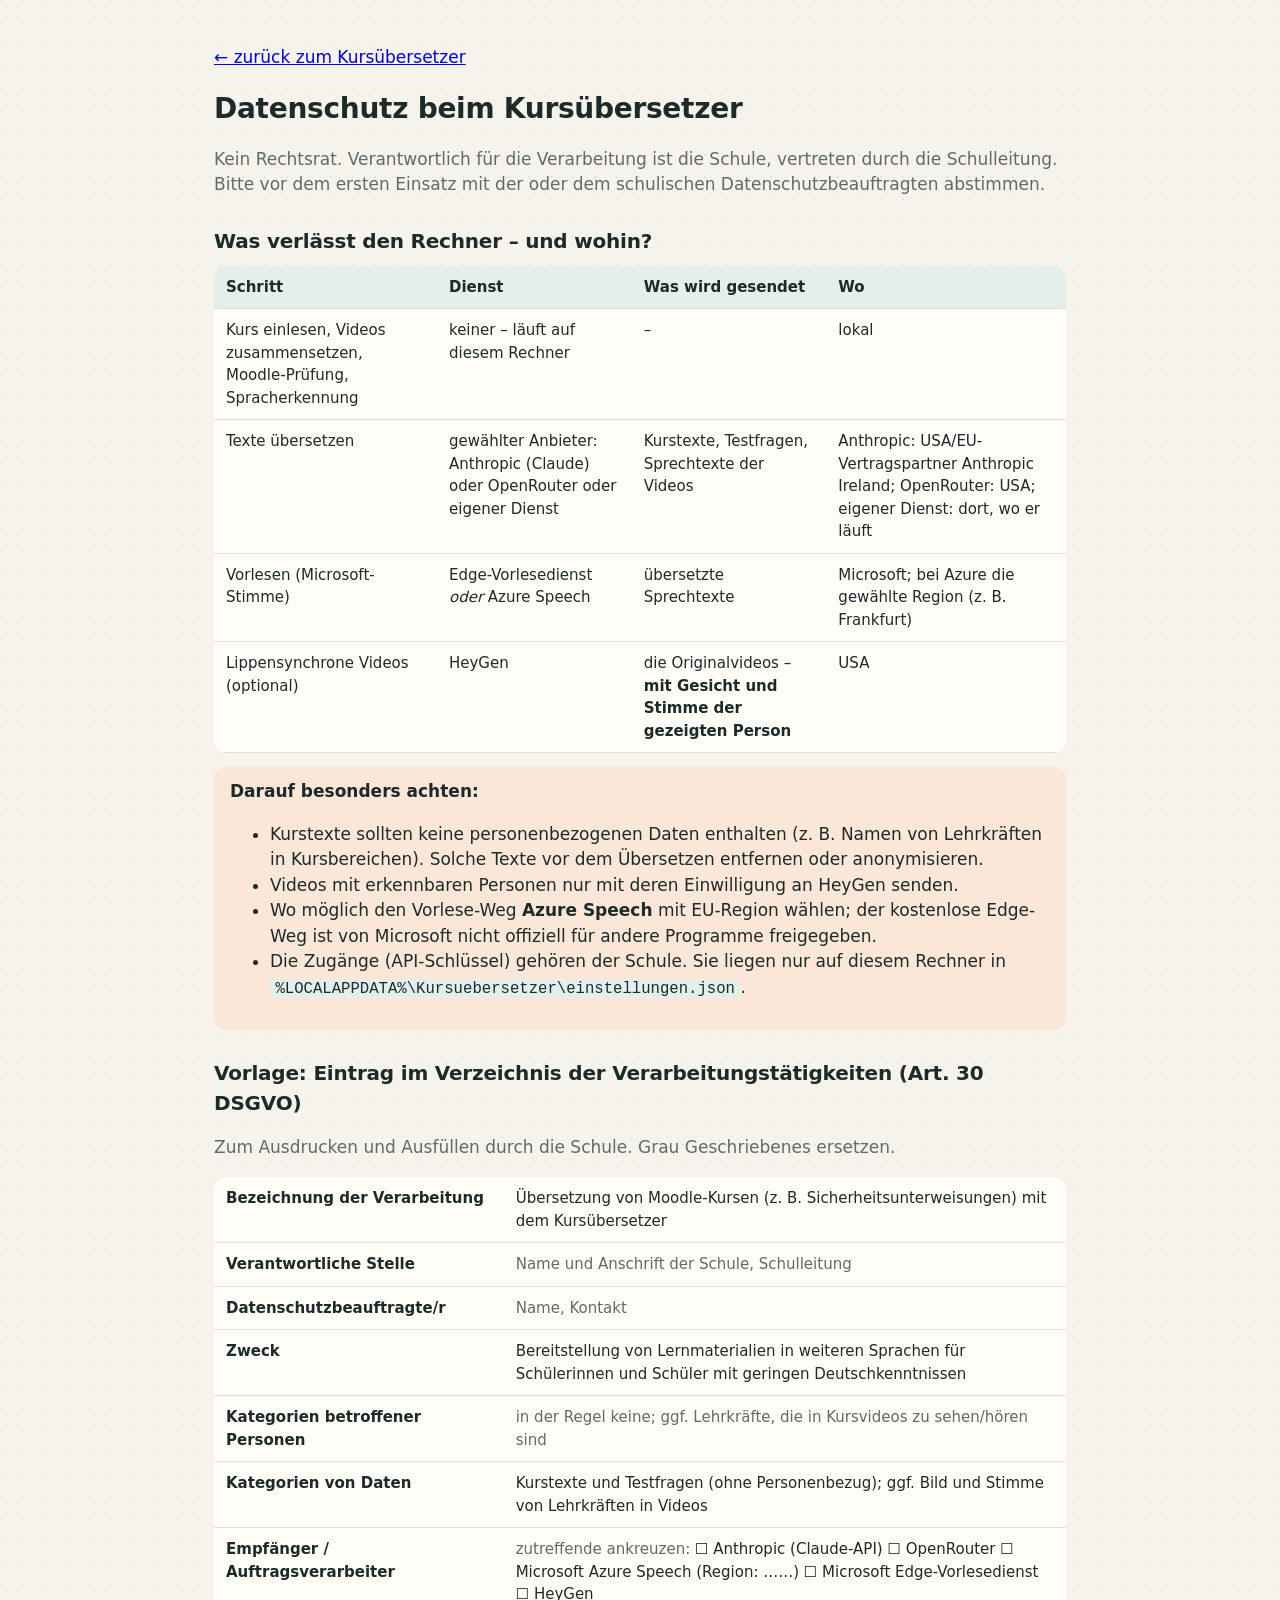
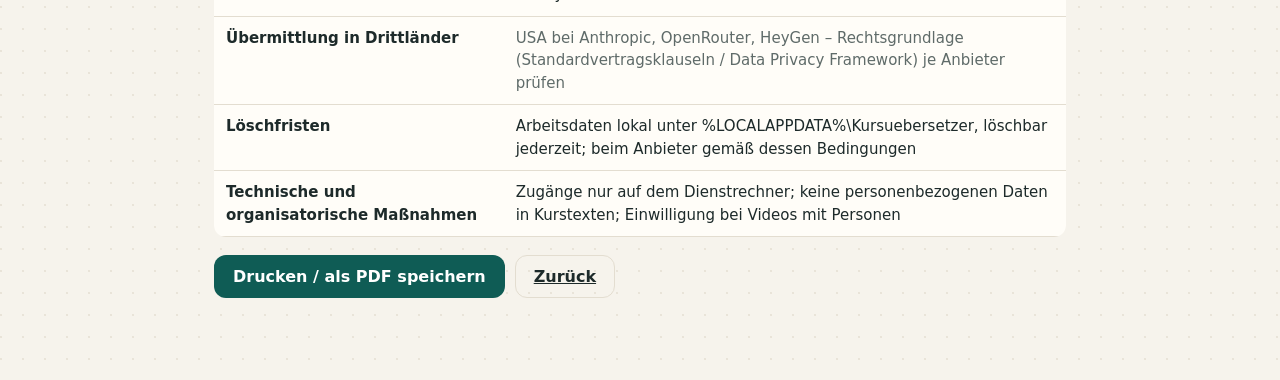
<file: app/static/datenschutz.html>
<!doctype html>
<html lang="de">
<head>
<meta charset="utf-8">
<meta name="viewport" content="width=device-width, initial-scale=1">
<title>Datenschutz – Kursübersetzer</title>
<link rel="stylesheet" href="app.css">
<style>
  .blatt { max-width: 900px; margin: 0 auto; padding: 28px 24px 64px; }
  .blatt h1 { font-size: 28px; margin-bottom: 6px; }
  .blatt h2 { font-size: 20px; margin: 28px 0 10px; }
  .blatt table { width: 100%; border-collapse: collapse; background: var(--karte); border-radius: 12px; overflow: hidden; font-size: 15px; }
  .blatt th, .blatt td { text-align: left; vertical-align: top; padding: 10px 12px; border-bottom: 1px solid var(--linie); }
  .blatt th { background: var(--gruen-hell); }
  .blatt .kasten { background: var(--orange-hell); border-radius: 12px; padding: 12px 16px; margin: 14px 0; }
  .blatt .leiste { display: flex; gap: 10px; flex-wrap: wrap; margin: 18px 0; }
  .vvt td:first-child { width: 34%; font-weight: 700; }
  @media print { .leiste, .nur-bildschirm { display: none; } body { background: #fff; } .blatt { padding: 0; } }
</style>
</head>
<body>
<div class="blatt">
  <p class="nur-bildschirm"><a href="/">← zurück zum Kursübersetzer</a></p>
  <h1>Datenschutz beim Kursübersetzer</h1>
  <p class="leise">Kein Rechtsrat. Verantwortlich für die Verarbeitung ist die Schule, vertreten durch die
    Schulleitung. Bitte vor dem ersten Einsatz mit der oder dem schulischen Datenschutzbeauftragten abstimmen.</p>

  <h2>Was verlässt den Rechner – und wohin?</h2>
  <table>
    <tr><th>Schritt</th><th>Dienst</th><th>Was wird gesendet</th><th>Wo</th></tr>
    <tr><td>Kurs einlesen, Videos zusammensetzen, Moodle-Prüfung, Spracherkennung</td><td>keiner – läuft auf diesem Rechner</td><td>–</td><td>lokal</td></tr>
    <tr><td>Texte übersetzen</td><td>gewählter Anbieter: Anthropic (Claude) oder OpenRouter oder eigener Dienst</td><td>Kurstexte, Testfragen, Sprechtexte der Videos</td><td>Anthropic: USA/EU-Vertragspartner Anthropic Ireland; OpenRouter: USA; eigener Dienst: dort, wo er läuft</td></tr>
    <tr><td>Vorlesen (Microsoft-Stimme)</td><td>Edge-Vorlesedienst <em>oder</em> Azure Speech</td><td>übersetzte Sprechtexte</td><td>Microsoft; bei Azure die gewählte Region (z. B. Frankfurt)</td></tr>
    <tr><td>Lippensynchrone Videos (optional)</td><td>HeyGen</td><td>die Originalvideos – <strong>mit Gesicht und Stimme der gezeigten Person</strong></td><td>USA</td></tr>
  </table>

  <div class="kasten"><strong>Darauf besonders achten:</strong>
    <ul>
      <li>Kurstexte sollten keine personenbezogenen Daten enthalten (z. B. Namen von Lehrkräften in Kursbereichen). Solche Texte vor dem Übersetzen entfernen oder anonymisieren.</li>
      <li>Videos mit erkennbaren Personen nur mit deren Einwilligung an HeyGen senden.</li>
      <li>Wo möglich den Vorlese-Weg <strong>Azure Speech</strong> mit EU-Region wählen; der kostenlose Edge-Weg ist von Microsoft nicht offiziell für andere Programme freigegeben.</li>
      <li>Die Zugänge (API-Schlüssel) gehören der Schule. Sie liegen nur auf diesem Rechner in <code>%LOCALAPPDATA%\Kursuebersetzer\einstellungen.json</code>.</li>
    </ul>
  </div>

  <h2>Vorlage: Eintrag im Verzeichnis der Verarbeitungstätigkeiten (Art. 30 DSGVO)</h2>
  <p class="leise">Zum Ausdrucken und Ausfüllen durch die Schule. Grau Geschriebenes ersetzen.</p>
  <table class="vvt">
    <tr><td>Bezeichnung der Verarbeitung</td><td>Übersetzung von Moodle-Kursen (z. B. Sicherheitsunterweisungen) mit dem Kursübersetzer</td></tr>
    <tr><td>Verantwortliche Stelle</td><td><span class="leise">Name und Anschrift der Schule, Schulleitung</span></td></tr>
    <tr><td>Datenschutzbeauftragte/r</td><td><span class="leise">Name, Kontakt</span></td></tr>
    <tr><td>Zweck</td><td>Bereitstellung von Lernmaterialien in weiteren Sprachen für Schülerinnen und Schüler mit geringen Deutschkenntnissen</td></tr>
    <tr><td>Kategorien betroffener Personen</td><td><span class="leise">in der Regel keine; ggf. Lehrkräfte, die in Kursvideos zu sehen/hören sind</span></td></tr>
    <tr><td>Kategorien von Daten</td><td>Kurstexte und Testfragen (ohne Personenbezug); ggf. Bild und Stimme von Lehrkräften in Videos</td></tr>
    <tr><td>Empfänger / Auftragsverarbeiter</td><td><span class="leise">zutreffende ankreuzen:</span> ☐ Anthropic (Claude-API) ☐ OpenRouter ☐ Microsoft Azure Speech (Region: ……) ☐ Microsoft Edge-Vorlesedienst ☐ HeyGen</td></tr>
    <tr><td>Übermittlung in Drittländer</td><td><span class="leise">USA bei Anthropic, OpenRouter, HeyGen – Rechtsgrundlage (Standardvertragsklauseln / Data Privacy Framework) je Anbieter prüfen</span></td></tr>
    <tr><td>Löschfristen</td><td>Arbeitsdaten lokal unter %LOCALAPPDATA%\Kursuebersetzer, löschbar jederzeit; beim Anbieter gemäß dessen Bedingungen</td></tr>
    <tr><td>Technische und organisatorische Maßnahmen</td><td>Zugänge nur auf dem Dienstrechner; keine personenbezogenen Daten in Kurstexten; Einwilligung bei Videos mit Personen</td></tr>
  </table>

  <div class="leiste">
    <button class="knopf haupt" onclick="window.print()">Drucken / als PDF speichern</button>
    <a class="knopf zweit" href="/">Zurück</a>
  </div>
</div>
</body>
</html>
</file>
<file: app/static/app.css>
:root {
  --papier: #f6f3ec;
  --karte: #fffdf8;
  --tinte: #1d2a2a;
  --leise: #5f6b69;
  --linie: #e3ddd0;
  --gruen: #0f5c55;
  --gruen-hell: #e2efeb;
  --gelb: #ffd166;
  --orange: #c4570f;
  --orange-hell: #fbe7d7;
  --rot: #b3261e;
  --rot-hell: #fbe3e1;
  --schatten: 0 1px 2px rgba(29, 42, 42, .06), 0 8px 24px -12px rgba(29, 42, 42, .18);
  --rund: 16px;
  --schrift: "Atkinson Hyperlegible", system-ui, "Segoe UI", sans-serif;
  --titel: "Bricolage Grotesque", "Segoe UI", system-ui, sans-serif;
  color-scheme: light;
}
@media (prefers-color-scheme: dark) {
  :root:not([data-theme="light"]) {
    --papier: #121817; --karte: #1a2221; --tinte: #e9eeec; --leise: #9aa7a4; --linie: #2b3634;
    --gruen: #5cc2b4; --gruen-hell: #173430; --gelb: #f2c14e; --orange: #f0954f; --orange-hell: #3a2516;
    --rot: #ff8a80; --rot-hell: #3b1d1b; --schatten: 0 1px 2px rgba(0,0,0,.3), 0 10px 30px -14px rgba(0,0,0,.6);
    color-scheme: dark;
  }
}
:root[data-theme="dark"] {
  --papier: #121817; --karte: #1a2221; --tinte: #e9eeec; --leise: #9aa7a4; --linie: #2b3634;
  --gruen: #5cc2b4; --gruen-hell: #173430; --gelb: #f2c14e; --orange: #f0954f; --orange-hell: #3a2516;
  --rot: #ff8a80; --rot-hell: #3b1d1b; color-scheme: dark;
}

* { box-sizing: border-box; }
[hidden] { display: none !important; }
html, body { margin: 0; }
body {
  background: var(--papier);
  background-image: radial-gradient(circle at 1px 1px, color-mix(in srgb, var(--linie) 70%, transparent) 1px, transparent 0);
  background-size: 22px 22px;
  color: var(--tinte); font: 17px/1.5 var(--schrift); min-height: 100vh;
}
h1, h2, h3 { font-family: var(--titel); letter-spacing: -.01em; margin: 0; }
code { font-size: .92em; background: var(--gruen-hell); padding: .05em .35em; border-radius: 5px; }
.leise { color: var(--leise); font-weight: 400; }

/* Kopf */
.kopf { display: flex; justify-content: space-between; align-items: center; gap: 16px;
  max-width: 1280px; margin: 0 auto; padding: 28px 24px 8px; }
.marke { display: flex; gap: 16px; align-items: center; }
.logo { flex: none; width: 52px; height: 52px; border-radius: 14px; background: var(--gruen); color: var(--gelb);
  display: grid; place-items: center; font: 800 24px var(--titel); box-shadow: var(--schatten); transform: rotate(-4deg); }
.kopf h1 { font-size: 30px; font-weight: 800; }
.kopf p { margin: 0; color: var(--leise); }
.rund { width: 44px; height: 44px; border-radius: 50%; border: 1px solid var(--linie); background: var(--karte);
  color: var(--tinte); display: grid; place-items: center; cursor: pointer; transition: transform .2s; }
.rund:hover { transform: rotate(30deg); }
.rund.klein { width: 32px; height: 32px; }
.rund.klein:hover { transform: none; background: var(--gruen-hell); }

.warnleiste { max-width: 1232px; margin: 12px auto 0; padding: 12px 16px; border-radius: 12px;
  background: var(--orange-hell); color: var(--tinte); border: 1px solid color-mix(in srgb, var(--orange) 35%, transparent); }

/* Bühne */
.buehne { max-width: 1280px; margin: 0 auto; padding: 16px 24px 64px; display: grid;
  grid-template-columns: minmax(0, 1.25fr) minmax(0, 1fr); gap: 28px; align-items: start; }
@media (max-width: 980px) { .buehne { grid-template-columns: 1fr; } }

.formular { display: flex; flex-direction: column; gap: 16px; }
.karte { background: var(--karte); border: 1px solid var(--linie); border-radius: var(--rund);
  padding: 22px 24px; box-shadow: var(--schatten); }
.karte h2 { font-size: 20px; display: flex; align-items: center; gap: 12px; margin-bottom: 14px; }
.nr { width: 30px; height: 30px; flex: none; border-radius: 50%; background: var(--gruen); color: #fff;
  display: grid; place-items: center; font: 700 15px var(--schrift); }
.karte.erledigt .nr { background: var(--gelb); color: #1d2a2a; }
.karte.erledigt .nr::after { content: "✓"; }
.karte.erledigt .nr { font-size: 0; }
.karte.erledigt .nr::after { font-size: 16px; }

/* Ablage */
.ablage { display: flex; flex-direction: column; align-items: center; gap: 6px; text-align: center;
  padding: 34px 20px; border: 2px dashed color-mix(in srgb, var(--gruen) 45%, var(--linie)); border-radius: 14px;
  cursor: pointer; color: var(--gruen); transition: background .15s, border-color .15s, transform .15s; }
.ablage strong { color: var(--tinte); font-size: 18px; }
.ablage span { color: var(--leise); }
.ablage:hover, .ablage:focus-visible { background: var(--gruen-hell); outline: none; }
.ablage.ziehen { background: var(--gruen-hell); border-color: var(--gruen); transform: scale(1.01); }
.ablage.gewaehlt { border-style: solid; background: var(--gruen-hell); }

/* Sprachen */
.sprachen { display: grid; grid-template-columns: repeat(auto-fill, minmax(136px, 1fr)); gap: 10px; }
.sprache { position: relative; }
.sprache input { position: absolute; opacity: 0; inset: 0; }
.sprache > span { display: flex; flex-direction: column; gap: 2px; padding: 12px 12px 10px; border-radius: 12px;
  border: 1.5px solid var(--linie); cursor: pointer; transition: all .15s; height: 100%; }
.sprache .kuerzel { align-self: flex-start; font: 800 13px var(--titel); letter-spacing: .06em; padding: 3px 7px; border-radius: 6px; background: var(--linie); color: var(--tinte); margin-bottom: 4px; }
.sprache input:checked + span .kuerzel { background: var(--gruen); color: #fff; }
.sprache b { font-size: 15px; }
.sprache small { color: var(--leise); font-size: 13px; overflow: hidden; text-overflow: ellipsis; white-space: nowrap; }
.sprache > span:hover { border-color: var(--gruen); }
.sprache input:checked + span { border-color: var(--gruen); background: var(--gruen-hell); box-shadow: inset 0 0 0 1.5px var(--gruen); }
.sprache input:focus-visible + span { outline: 3px solid var(--gelb); outline-offset: 2px; }

/* Felder */
.feldname { display: block; font-weight: 700; margin: 14px 0 6px; font-size: 15px; }
.feldname:first-of-type { margin-top: 0; }
input[type=text], input[type=password] { width: 100%; font: inherit; color: inherit; padding: 11px 13px;
  border: 1.5px solid var(--linie); border-radius: 10px; background: var(--papier); }
input[type=text]:focus, input[type=password]:focus { outline: none; border-color: var(--gruen);
  box-shadow: 0 0 0 4px color-mix(in srgb, var(--gruen) 18%, transparent); }
.ordnerzeile { display: flex; gap: 8px; }
.ordnerzeile input { flex: 1; min-width: 0; }
.erklaerung { color: var(--leise); font-size: 15px; margin: 8px 0 4px; }
.erklaerung.gut { color: var(--gruen); font-weight: 700; }
.erklaerung.warn { color: var(--orange); }

/* Wege */
.wege { display: grid; grid-template-columns: 1fr 1fr; gap: 10px; }
@media (max-width: 600px) { .wege { grid-template-columns: 1fr; } }
.weg { position: relative; }
.weg input { position: absolute; opacity: 0; }
.wegkarte { display: flex; flex-direction: column; gap: 6px; padding: 14px 16px; border: 1.5px solid var(--linie);
  border-radius: 12px; cursor: pointer; height: 100%; transition: all .15s; }
.wegkopf { display: flex; justify-content: space-between; align-items: center; gap: 8px; }
.wegtext { color: var(--leise); font-size: 14.5px; }
.weg input:checked + .wegkarte { border-color: var(--gruen); background: var(--gruen-hell); box-shadow: inset 0 0 0 1.5px var(--gruen); }
.weg input:focus-visible + .wegkarte { outline: 3px solid var(--gelb); outline-offset: 2px; }
.schild { font-size: 12.5px; font-weight: 700; padding: 3px 9px; border-radius: 999px; white-space: nowrap;
  background: var(--linie); color: var(--tinte); }
.schild.gruen { background: var(--gruen); color: #fff; }
.schild.orange { background: var(--orange-hell); color: var(--orange); }
.schild.rot { background: var(--rot-hell); color: var(--rot); }
.schild.gelb { background: var(--gelb); color: #1d2a2a; }

.stimmwahl { margin-top: 6px; }
.segment { display: inline-flex; flex-wrap: wrap; border: 1.5px solid var(--linie); border-radius: 12px; padding: 3px; gap: 3px; }
.segment label { position: relative; }
.segment input { position: absolute; opacity: 0; }
.segment span { display: block; padding: 7px 13px; border-radius: 9px; cursor: pointer; font-size: 15px; }
.segment input:checked + span { background: var(--gruen); color: #fff; }
.segment input:focus-visible + span { outline: 3px solid var(--gelb); }

.feinheiten summary { cursor: pointer; font: 600 18px var(--titel); display: flex; align-items: center; gap: 12px; list-style: none; }
.feinheiten summary::-webkit-details-marker { display: none; }
.feinheiten[open] summary { margin-bottom: 14px; }
.nr.klein { background: var(--linie); color: var(--tinte); }
.feinheiten[open] .nr.klein { transform: rotate(45deg); }
.haken { display: flex; gap: 10px; align-items: flex-start; margin-top: 14px; font-size: 15px; cursor: pointer; }
.haken input { width: 18px; height: 18px; margin-top: 3px; accent-color: var(--gruen); }

/* Start */
.startleiste { display: flex; align-items: center; justify-content: space-between; gap: 16px; flex-wrap: wrap;
  position: sticky; bottom: 16px; padding: 14px 16px 14px 22px; border-radius: var(--rund);
  background: color-mix(in srgb, var(--karte) 88%, transparent); backdrop-filter: blur(8px);
  border: 1px solid var(--linie); box-shadow: var(--schatten); }
.zusammenfassung { margin: 0; color: var(--leise); flex: 1; min-width: 200px; }
.zusammenfassung b { color: var(--tinte); }
.knopf { font: 700 16px var(--schrift); border-radius: 12px; padding: 11px 18px; cursor: pointer; border: 1.5px solid transparent;
  display: inline-flex; align-items: center; gap: 8px; transition: transform .1s, background .15s, opacity .15s; white-space: nowrap; }
.knopf:active { transform: translateY(1px); }
.knopf.haupt { background: var(--gruen); color: #fff; }
.knopf.haupt:hover:not(:disabled) { background: color-mix(in srgb, var(--gruen) 85%, #000); }
.knopf.haupt:disabled { opacity: .45; cursor: not-allowed; }
.knopf.zweit { background: transparent; border-color: var(--linie); color: var(--tinte); }
.knopf.zweit:hover { background: var(--gruen-hell); border-color: var(--gruen); }
.knopf.klein { padding: 6px 12px; font-size: 14px; }
.startleiste .knopf.haupt { padding: 14px 24px; font-size: 17px; }
.hochladen { display: flex; align-items: center; gap: 12px; color: var(--leise); font-size: 15px; }
.balken, .fortschritt { flex: 1; height: 8px; border-radius: 99px; background: var(--linie); overflow: hidden; }
.balken i, .fortschritt i { display: block; height: 100%; width: 0; background: var(--gruen); border-radius: 99px; transition: width .4s; }

/* Aufträge */
.auftraege { position: sticky; top: 16px; display: flex; flex-direction: column; gap: 14px; }
.seitentitel { font-size: 22px; }
.leer { color: var(--leise); background: var(--karte); border: 1px dashed var(--linie); padding: 18px; border-radius: var(--rund); margin: 0; }
#liste { display: flex; flex-direction: column; gap: 14px; }
.auftrag { background: var(--karte); border: 1px solid var(--linie); border-radius: var(--rund); padding: 18px 20px; box-shadow: var(--schatten); animation: rein .35s ease-out; }
@keyframes rein { from { opacity: 0; transform: translateY(8px); } }
.auftrag > header { display: flex; justify-content: space-between; gap: 10px; align-items: flex-start; }
.auftrag > header div { display: flex; flex-direction: column; min-width: 0; }
.a_titel { overflow-wrap: anywhere; }
.a_unter { font-size: 14px; }
.auftrag .fortschritt { margin: 14px 0 10px; }
.auftrag.fertig .fortschritt i { background: var(--gelb); }
.auftrag.fehler .fortschritt i { background: var(--rot); }
.schritte { list-style: none; padding: 0; margin: 0; display: flex; flex-direction: column; gap: 2px; }
.schritte li { display: grid; grid-template-columns: 22px 1fr auto; gap: 10px; align-items: center; font-size: 15px; padding: 4px 0; color: var(--leise); }
.schritte li .punkt { width: 14px; height: 14px; border-radius: 50%; border: 2px solid var(--linie); justify-self: center; }
.schritte li .info { font-size: 13.5px; text-align: right; }
.schritte li.laeuft { color: var(--tinte); font-weight: 700; }
.schritte li.laeuft .punkt { border-color: var(--gruen); border-top-color: transparent; animation: dreh 0.9s linear infinite; }
.schritte li.fertig { color: var(--tinte); }
.schritte li.fertig .punkt { background: var(--gruen); border-color: var(--gruen); }
.schritte li.warnung .punkt { background: var(--orange); border-color: var(--orange); }
.schritte li.fehler { color: var(--rot); }
.schritte li.fehler .punkt { background: var(--rot); border-color: var(--rot); }
.schritte li.uebersprungen .punkt { border-style: dashed; }
@keyframes dreh { to { transform: rotate(360deg); } }
.a_hinweise:empty, .a_ergebnisse:empty { display: none; }
.a_hinweise { margin-top: 12px; padding: 10px 12px; border-radius: 10px; background: var(--orange-hell); font-size: 14px; }
.a_hinweise ul { margin: 4px 0 0; padding-left: 18px; }
.a_ergebnisse { margin-top: 14px; display: flex; flex-direction: column; gap: 8px; }
.ergebnis { display: flex; align-items: center; gap: 12px; padding: 12px 14px; border-radius: 12px; background: var(--gruen-hell); flex-wrap: wrap; }
.ergebnis .wer { flex: 1; min-width: 160px; }
.ergebnis .wer b { display: block; overflow-wrap: anywhere; }
.ergebnis .wer small { color: var(--leise); overflow-wrap: anywhere; }
.a_protokoll { margin-top: 12px; }
.a_protokoll summary { cursor: pointer; color: var(--leise); font-size: 14px; }
.a_protokoll pre { max-height: 300px; overflow: auto; font-size: 12.5px; background: var(--papier); padding: 10px; border-radius: 10px; white-space: pre-wrap; word-break: break-word; }
.auftrag footer { margin-top: 10px; display: flex; justify-content: flex-end; }
.auftrag:not(.aktiv) footer { display: none; }
.fehlertext { color: var(--rot); font-size: 14.5px; margin: 10px 0 0; }

/* Dialoge */
.dialog { border: none; border-radius: 18px; padding: 0; width: min(620px, calc(100vw - 32px)); background: var(--karte); color: var(--tinte); box-shadow: 0 30px 80px -20px rgba(0,0,0,.45); }
.dialog::backdrop { background: rgba(18, 24, 23, .45); backdrop-filter: blur(3px); }
.dialog form { padding: 22px 24px; }
.dialog h3 { font-size: 22px; margin-bottom: 12px; }
.pfadzeile { display: flex; gap: 10px; align-items: center; margin-bottom: 10px; }
.pfadzeile code { flex: 1; overflow-wrap: anywhere; padding: 6px 10px; }
.ordnerliste { list-style: none; margin: 0; padding: 4px; max-height: 50vh; overflow: auto; border: 1px solid var(--linie); border-radius: 12px; }
.ordnerliste li button { width: 100%; text-align: left; font: inherit; color: inherit; background: none; border: none; padding: 8px 10px; border-radius: 8px; cursor: pointer; display: flex; gap: 10px; align-items: center; }
.ordnerliste li button:hover { background: var(--gruen-hell); }
.ordnerliste li button::before { content: "📁"; }
.ordnerliste .leerzeile { color: var(--leise); padding: 10px; }
.dialogfuss { display: flex; gap: 10px; justify-content: flex-end; align-items: center; margin-top: 16px; flex-wrap: wrap; }
.dialogfuss .leise { flex: 1; font-size: 14px; }
.testergebnis { margin: 6px 0 0; font-size: 14px; min-height: 1em; }
.testergebnis.ok { color: var(--gruen); }
.testergebnis.nein { color: var(--rot); }
.systemstand { margin-top: 16px; display: flex; flex-wrap: wrap; gap: 6px; }

@media (max-width: 600px) {
  .kopf { padding: 18px 16px 4px; }
  .buehne { padding: 12px 16px 48px; }
  .karte { padding: 18px 16px; }
  .kopf h1 { font-size: 24px; }
  .kopf p { font-size: 14px; }
  .ordnerzeile { flex-direction: column; }
}

.anbieterwahl { display: flex; width: 100%; }
.anbieterwahl label { flex: 1; text-align: center; }
.kilink { display: block; margin-top: 2px; padding: 0; border: none; background: none; font: inherit; font-size: 13.5px;
  color: var(--leise); cursor: pointer; text-align: left; text-decoration: underline dotted; text-underline-offset: 3px; }
.kilink:hover { color: var(--gruen); }

.sprachwahl { width: 100%; font: inherit; font-size: 17px; color: inherit; padding: 12px 40px 12px 14px;
  border: 1.5px solid var(--linie); border-radius: 10px; background-color: var(--papier); cursor: pointer;
  appearance: none; background-image: linear-gradient(45deg, transparent 50%, var(--gruen) 50%),
  linear-gradient(135deg, var(--gruen) 50%, transparent 50%);
  background-position: calc(100% - 20px) 50%, calc(100% - 14px) 50%; background-size: 6px 6px; background-repeat: no-repeat; }
.sprachwahl:focus { outline: none; border-color: var(--gruen); box-shadow: 0 0 0 4px color-mix(in srgb, var(--gruen) 18%, transparent); }
.sprachwahl option, .sprachwahl optgroup { background: var(--karte); color: var(--tinte); }

.laborlog { max-height: 160px; overflow: auto; font-size: 12px; background: var(--papier); padding: 8px 10px;
  border-radius: 10px; white-space: pre-wrap; word-break: break-word; margin: 8px 0 0; }

.kopfknoepfe { display: flex; align-items: center; gap: 14px; }
.kopflink { color: var(--leise); font-size: 15px; text-decoration: underline dotted; text-underline-offset: 3px; }
.kopflink:hover { color: var(--gruen); }
.warnleiste a { color: inherit; font-weight: 700; }
.warnleiste .knopf { margin-left: 8px; }
</file>
